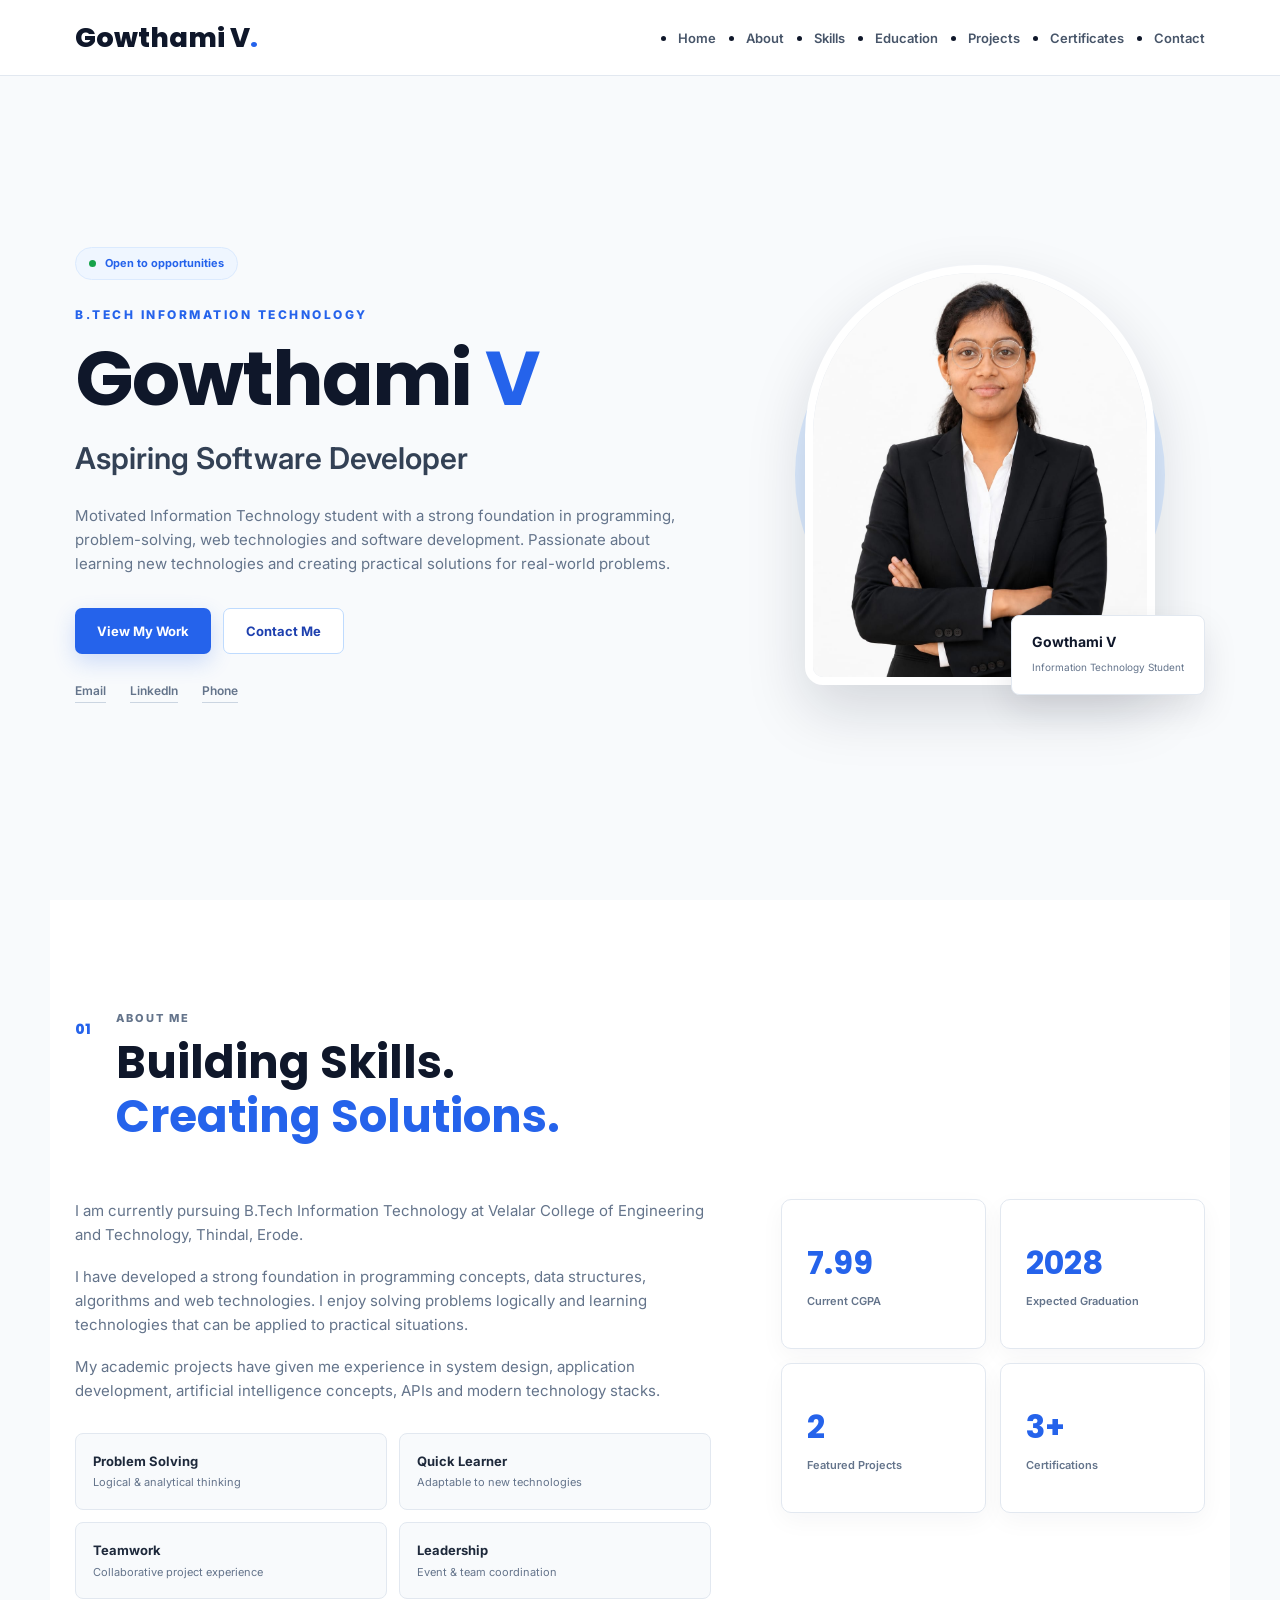
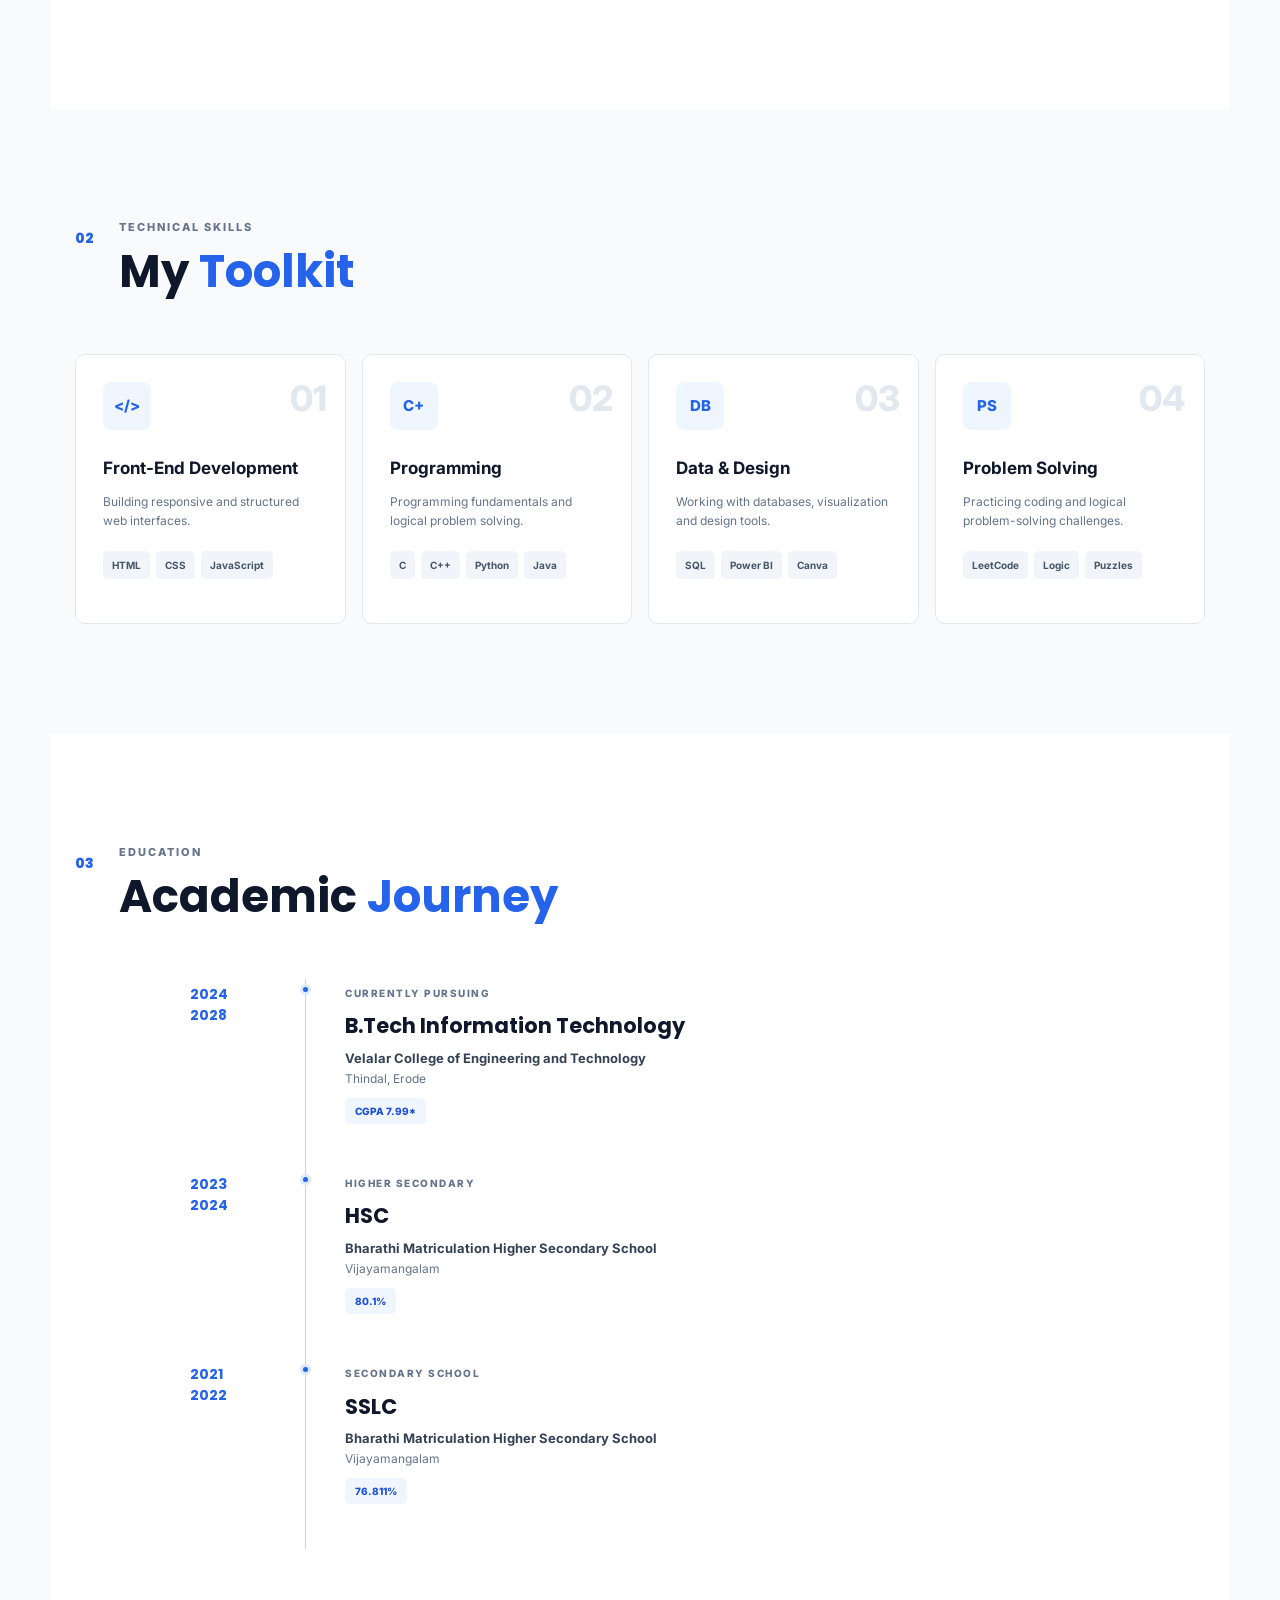
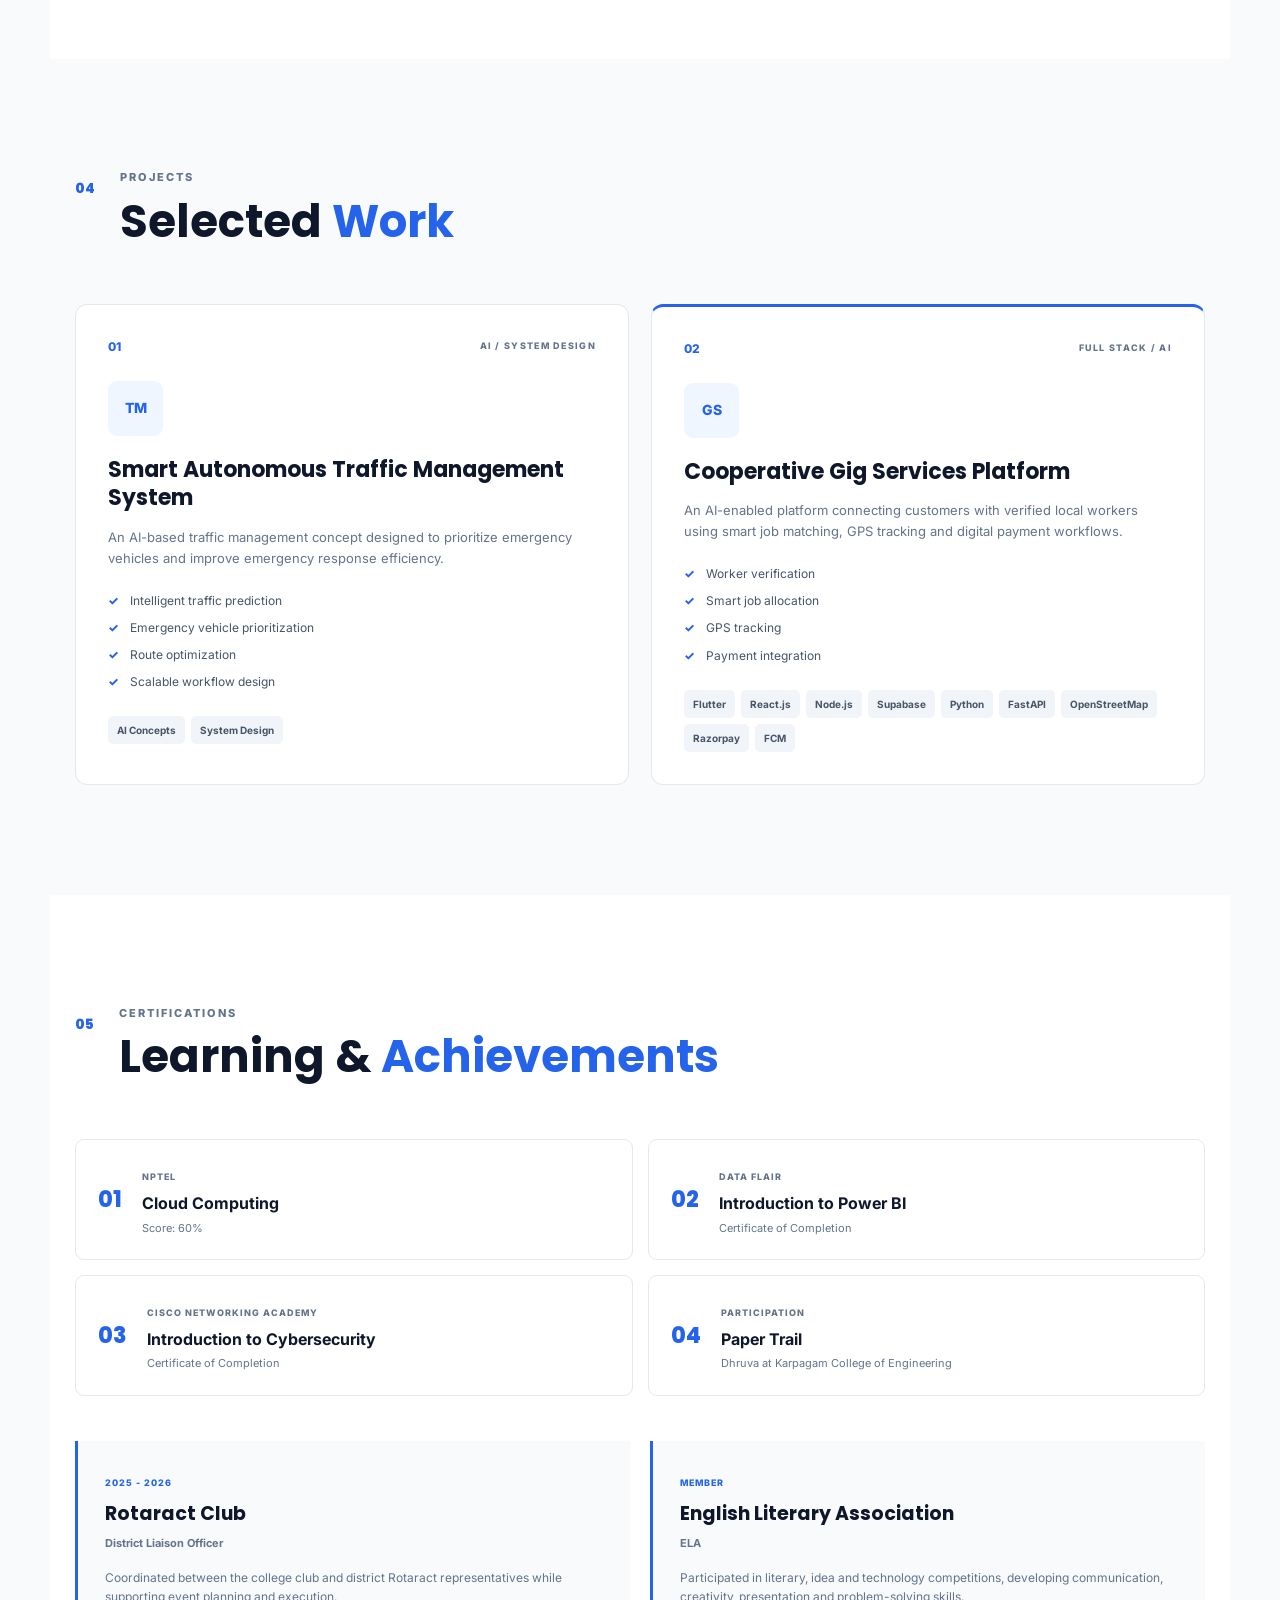
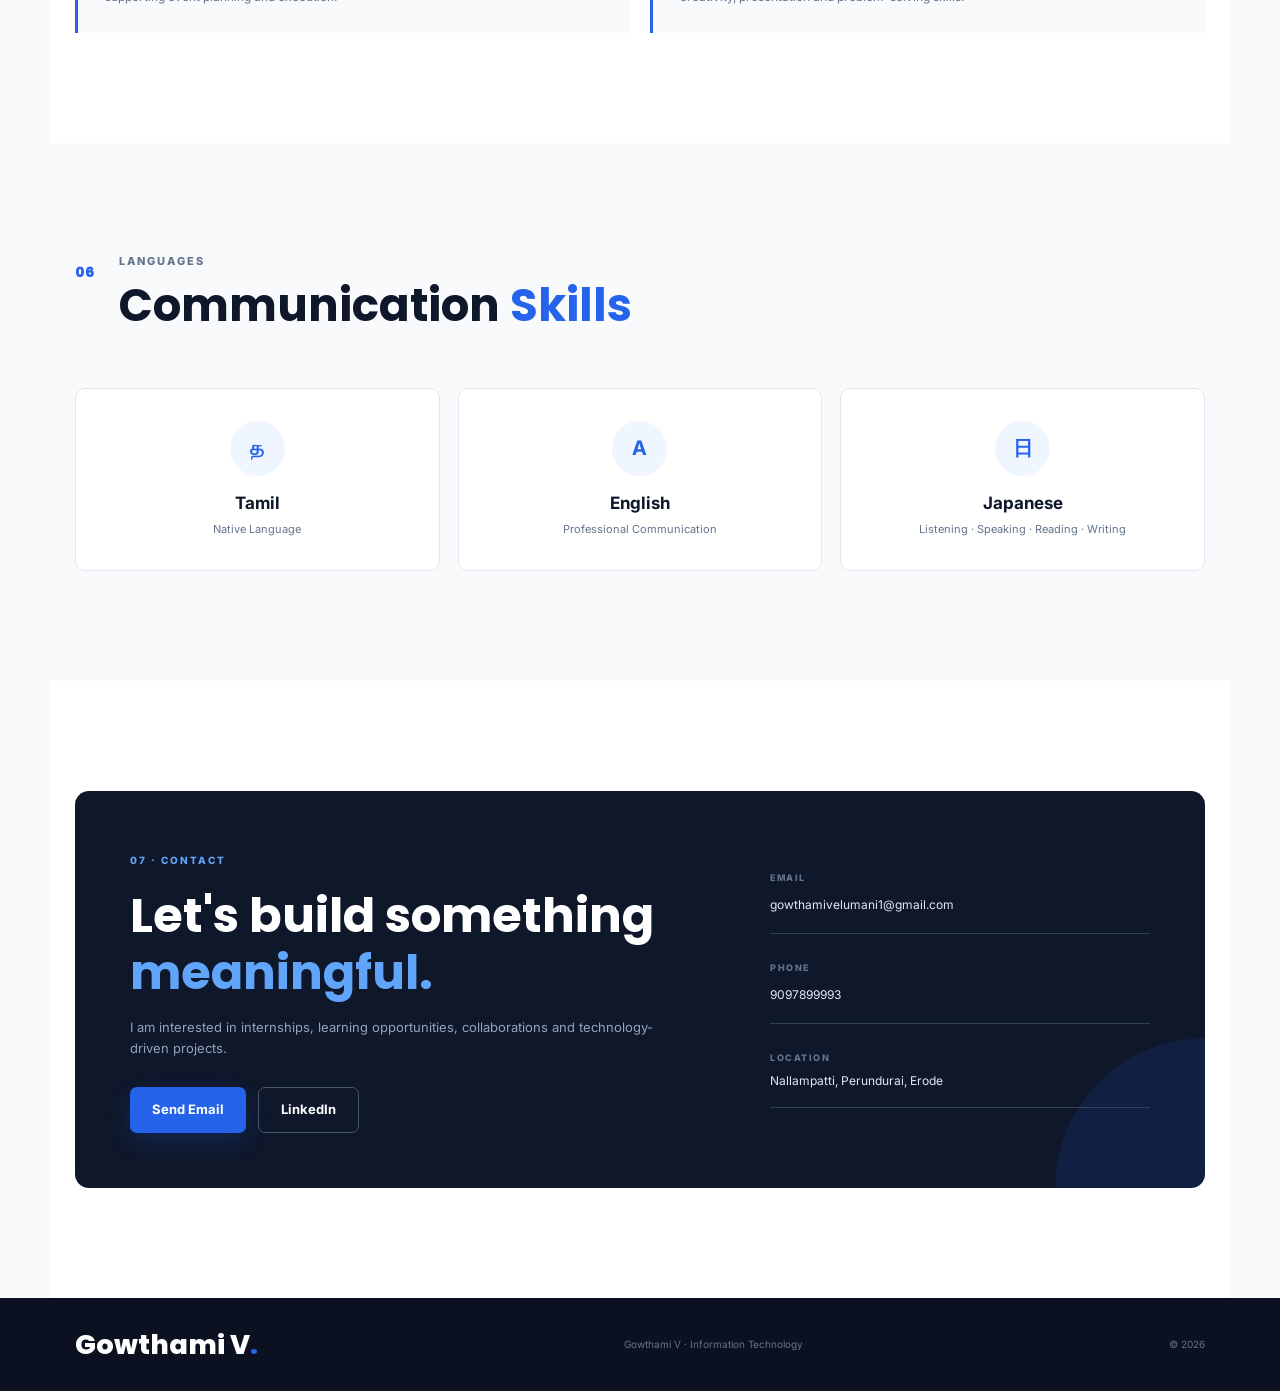
<file: index.html>
<!DOCTYPE html>
<html lang="en">
<head>
    <meta charset="UTF-8">
    <meta name="viewport" content="width=device-width, initial-scale=1.0">

    <meta name="description" content="Gowthami V - B.Tech Information Technology Student Portfolio">
    <meta name="author" content="Gowthami V">

    <title>Gowthami V | Information Technology Student</title>

    <link rel="stylesheet" href="style.css">

    <link rel="preconnect" href="https://fonts.googleapis.com">
    <link rel="preconnect" href="https://fonts.gstatic.com" crossorigin>

    <link href="https://fonts.googleapis.com/css2?family=Inter:wght@400;500;600;700&family=Poppins:wght@500;600;700;800&display=swap" rel="stylesheet">
</head>

<body>

    <header class="header">
        <nav class="navbar">

            <a href="#home" class="logo">
                Gowthami V<span>.</span>
            </a>

            <button class="menu-btn" id="menuBtn" aria-label="Open navigation">
                ☰
            </button>

            <ul class="nav-links" id="navLinks">
                <li><a href="#home">Home</a></li>
                <li><a href="#about">About</a></li>
                <li><a href="#skills">Skills</a></li>
                <li><a href="#education">Education</a></li>
                <li><a href="#projects">Projects</a></li>
                <li><a href="#certificates">Certificates</a></li>
                <li><a href="#contact">Contact</a></li>
            </ul>

        </nav>
    </header>


    <main>

        <section class="hero" id="home">

            <div class="hero-content reveal">

                <div class="availability">
                    <span></span>
                    Open to opportunities
                </div>

                <p class="eyebrow">B.TECH INFORMATION TECHNOLOGY</p>

                <h1>
                    Gowthami <strong>V</strong>
                </h1>

                <h2>
                    Aspiring Software Developer
                </h2>

                <p class="hero-text">
                    Motivated Information Technology student with a strong foundation
                    in programming, problem-solving, web technologies and software
                    development. Passionate about learning new technologies and
                    creating practical solutions for real-world problems.
                </p>

                <div class="hero-buttons">

                    <a href="#projects" class="btn primary-btn">
                        View My Work
                    </a>

                    <a href="#contact" class="btn outline-btn">
                        Contact Me
                    </a>

                </div>

                <div class="quick-links">

                    <a href="mailto:gowthamivelumani1@gmail.com">
                        Email
                    </a>

                    <a href="https://www.linkedin.com/in/gowthami-v-" target="_blank" rel="noopener noreferrer">
                        LinkedIn
                    </a>

                    <a href="tel:9097899993">
                        Phone
                    </a>

                </div>

            </div>


            <div class="hero-photo reveal">

                <div class="photo-background"></div>

                <div class="photo-frame">

                    <img
                        src="profile.jpeg"
                        alt="Gowthami V"
                        id="profileImage"
                    >

                    <div class="image-fallback" id="imageFallback">
                        GV
                    </div>

                </div>

                <div class="photo-label">
                    <strong>Gowthami V</strong>
                    <span>Information Technology Student</span>
                </div>

            </div>

        </section>


        <section class="about section" id="about">

            <div class="section-header reveal">
                <span>01</span>
                <div>
                    <p>ABOUT ME</p>
                    <h2>Building Skills.<br><strong>Creating Solutions.</strong></h2>
                </div>
            </div>


            <div class="about-layout">

                <div class="about-text reveal">

                    <p>
                        I am currently pursuing B.Tech Information Technology at
                        Velalar College of Engineering and Technology, Thindal, Erode.
                    </p>

                    <p>
                        I have developed a strong foundation in programming concepts,
                        data structures, algorithms and web technologies. I enjoy
                        solving problems logically and learning technologies that can
                        be applied to practical situations.
                    </p>

                    <p>
                        My academic projects have given me experience in system design,
                        application development, artificial intelligence concepts,
                        APIs and modern technology stacks.
                    </p>

                    <div class="strengths">

                        <div>
                            <strong>Problem Solving</strong>
                            <span>Logical & analytical thinking</span>
                        </div>

                        <div>
                            <strong>Quick Learner</strong>
                            <span>Adaptable to new technologies</span>
                        </div>

                        <div>
                            <strong>Teamwork</strong>
                            <span>Collaborative project experience</span>
                        </div>

                        <div>
                            <strong>Leadership</strong>
                            <span>Event & team coordination</span>
                        </div>

                    </div>

                </div>


                <div class="about-stats reveal">

                    <div class="stat-card">
                        <strong>7.99</strong>
                        <span>Current CGPA</span>
                    </div>

                    <div class="stat-card">
                        <strong>2028</strong>
                        <span>Expected Graduation</span>
                    </div>

                    <div class="stat-card">
                        <strong>2</strong>
                        <span>Featured Projects</span>
                    </div>

                    <div class="stat-card">
                        <strong>3+</strong>
                        <span>Certifications</span>
                    </div>

                </div>

            </div>

        </section>


        <section class="skills section" id="skills">

            <div class="section-header reveal">
                <span>02</span>
                <div>
                    <p>TECHNICAL SKILLS</p>
                    <h2>My <strong>Toolkit</strong></h2>
                </div>
            </div>


            <div class="skills-grid">

                <div class="skill-card reveal">

                    <div class="skill-number">01</div>

                    <div class="skill-icon">
                        &lt;/&gt;
                    </div>

                    <h3>Front-End Development</h3>

                    <p>
                        Building responsive and structured web interfaces.
                    </p>

                    <div class="skill-tags">
                        <span>HTML</span>
                        <span>CSS</span>
                        <span>JavaScript</span>
                    </div>

                </div>


                <div class="skill-card reveal">

                    <div class="skill-number">02</div>

                    <div class="skill-icon">
                        C+
                    </div>

                    <h3>Programming</h3>

                    <p>
                        Programming fundamentals and logical problem solving.
                    </p>

                    <div class="skill-tags">
                        <span>C</span>
                        <span>C++</span>
                        <span>Python</span>
                        <span>Java</span>
                    </div>

                </div>


                <div class="skill-card reveal">

                    <div class="skill-number">03</div>

                    <div class="skill-icon">
                        DB
                    </div>

                    <h3>Data & Design</h3>

                    <p>
                        Working with databases, visualization and design tools.
                    </p>

                    <div class="skill-tags">
                        <span>SQL</span>
                        <span>Power BI</span>
                        <span>Canva</span>
                    </div>

                </div>


                <div class="skill-card reveal">

                    <div class="skill-number">04</div>

                    <div class="skill-icon">
                        PS
                    </div>

                    <h3>Problem Solving</h3>

                    <p>
                        Practicing coding and logical problem-solving challenges.
                    </p>

                    <div class="skill-tags">
                        <span>LeetCode</span>
                        <span>Logic</span>
                        <span>Puzzles</span>
                    </div>

                </div>

            </div>

        </section>


        <section class="education section" id="education">

            <div class="section-header reveal">
                <span>03</span>
                <div>
                    <p>EDUCATION</p>
                    <h2>Academic <strong>Journey</strong></h2>
                </div>
            </div>


            <div class="education-list">

                <div class="education-item reveal">

                    <div class="education-year">
                        2024<br>2028
                    </div>

                    <div class="education-line">
                        <span></span>
                    </div>

                    <div class="education-content">

                        <span class="education-type">
                            CURRENTLY PURSUING
                        </span>

                        <h3>
                            B.Tech Information Technology
                        </h3>

                        <h4>
                            Velalar College of Engineering and Technology
                        </h4>

                        <p>
                            Thindal, Erode
                        </p>

                        <div class="education-score">
                            CGPA 7.99*
                        </div>

                    </div>

                </div>


                <div class="education-item reveal">

                    <div class="education-year">
                        2023<br>2024
                    </div>

                    <div class="education-line">
                        <span></span>
                    </div>

                    <div class="education-content">

                        <span class="education-type">
                            HIGHER SECONDARY
                        </span>

                        <h3>
                            HSC
                        </h3>

                        <h4>
                            Bharathi Matriculation Higher Secondary School
                        </h4>

                        <p>
                            Vijayamangalam
                        </p>

                        <div class="education-score">
                            80.1%
                        </div>

                    </div>

                </div>


                <div class="education-item reveal">

                    <div class="education-year">
                        2021<br>2022
                    </div>

                    <div class="education-line">
                        <span></span>
                    </div>

                    <div class="education-content">

                        <span class="education-type">
                            SECONDARY SCHOOL
                        </span>

                        <h3>
                            SSLC
                        </h3>

                        <h4>
                            Bharathi Matriculation Higher Secondary School
                        </h4>

                        <p>
                            Vijayamangalam
                        </p>

                        <div class="education-score">
                            76.811%
                        </div>

                    </div>

                </div>

            </div>

        </section>


        <section class="projects section" id="projects">

            <div class="section-header reveal">
                <span>04</span>
                <div>
                    <p>PROJECTS</p>
                    <h2>Selected <strong>Work</strong></h2>
                </div>
            </div>


            <div class="projects-grid">


                <article class="project-card reveal">

                    <div class="project-top">
                        <span class="project-number">01</span>
                        <span class="project-category">AI / SYSTEM DESIGN</span>
                    </div>

                    <div class="project-symbol">
                        TM
                    </div>

                    <h3>
                        Smart Autonomous Traffic Management System
                    </h3>

                    <p>
                        An AI-based traffic management concept designed to prioritize
                        emergency vehicles and improve emergency response efficiency.
                    </p>

                    <div class="project-points">

                        <div>
                            <span>✓</span>
                            Intelligent traffic prediction
                        </div>

                        <div>
                            <span>✓</span>
                            Emergency vehicle prioritization
                        </div>

                        <div>
                            <span>✓</span>
                            Route optimization
                        </div>

                        <div>
                            <span>✓</span>
                            Scalable workflow design
                        </div>

                    </div>

                    <div class="project-tech">
                        <span>AI Concepts</span>
                        <span>System Design</span>
                    </div>

                </article>


                <article class="project-card featured reveal">

                    <div class="project-top">
                        <span class="project-number">02</span>
                        <span class="project-category">FULL STACK / AI</span>
                    </div>

                    <div class="project-symbol">
                        GS
                    </div>

                    <h3>
                        Cooperative Gig Services Platform
                    </h3>

                    <p>
                        An AI-enabled platform connecting customers with verified
                        local workers using smart job matching, GPS tracking and
                        digital payment workflows.
                    </p>

                    <div class="project-points">

                        <div>
                            <span>✓</span>
                            Worker verification
                        </div>

                        <div>
                            <span>✓</span>
                            Smart job allocation
                        </div>

                        <div>
                            <span>✓</span>
                            GPS tracking
                        </div>

                        <div>
                            <span>✓</span>
                            Payment integration
                        </div>

                    </div>

                    <div class="project-tech">
                        <span>Flutter</span>
                        <span>React.js</span>
                        <span>Node.js</span>
                        <span>Supabase</span>
                        <span>Python</span>
                        <span>FastAPI</span>
                        <span>OpenStreetMap</span>
                        <span>Razorpay</span>
                        <span>FCM</span>
                    </div>

                </article>

            </div>

        </section>


        <section class="certificates section" id="certificates">

            <div class="section-header reveal">
                <span>05</span>
                <div>
                    <p>CERTIFICATIONS</p>
                    <h2>Learning & <strong>Achievements</strong></h2>
                </div>
            </div>


            <div class="certificate-grid">

                <div class="certificate-card reveal">
                    <div class="certificate-number">01</div>
                    <div>
                        <span>NPTEL</span>
                        <h3>Cloud Computing</h3>
                        <p>Score: 60%</p>
                    </div>
                </div>


                <div class="certificate-card reveal">
                    <div class="certificate-number">02</div>
                    <div>
                        <span>DATA FLAIR</span>
                        <h3>Introduction to Power BI</h3>
                        <p>Certificate of Completion</p>
                    </div>
                </div>


                <div class="certificate-card reveal">
                    <div class="certificate-number">03</div>
                    <div>
                        <span>CISCO NETWORKING ACADEMY</span>
                        <h3>Introduction to Cybersecurity</h3>
                        <p>Certificate of Completion</p>
                    </div>
                </div>


                <div class="certificate-card reveal">
                    <div class="certificate-number">04</div>
                    <div>
                        <span>PARTICIPATION</span>
                        <h3>Paper Trail</h3>
                        <p>Dhruva at Karpagam College of Engineering</p>
                    </div>
                </div>

            </div>


            <div class="activities">

                <div class="activity-card reveal">

                    <div class="activity-title">
                        <span>2025 - 2026</span>
                        <h3>Rotaract Club</h3>
                        <strong>District Liaison Officer</strong>
                    </div>

                    <p>
                        Coordinated between the college club and district Rotaract
                        representatives while supporting event planning and execution.
                    </p>

                </div>


                <div class="activity-card reveal">

                    <div class="activity-title">
                        <span>MEMBER</span>
                        <h3>English Literary Association</h3>
                        <strong>ELA</strong>
                    </div>

                    <p>
                        Participated in literary, idea and technology competitions,
                        developing communication, creativity, presentation and
                        problem-solving skills.
                    </p>

                </div>

            </div>

        </section>


        <section class="languages section">

            <div class="section-header reveal">
                <span>06</span>
                <div>
                    <p>LANGUAGES</p>
                    <h2>Communication <strong>Skills</strong></h2>
                </div>
            </div>


            <div class="languages-grid">

                <div class="language-card reveal">
                    <strong>த</strong>
                    <h3>Tamil</h3>
                    <p>Native Language</p>
                </div>

                <div class="language-card reveal">
                    <strong>A</strong>
                    <h3>English</h3>
                    <p>Professional Communication</p>
                </div>

                <div class="language-card reveal">
                    <strong>日</strong>
                    <h3>Japanese</h3>
                    <p>Listening · Speaking · Reading · Writing</p>
                </div>

            </div>

        </section>


        <section class="contact section" id="contact">

            <div class="contact-box reveal">

                <div class="contact-main">

                    <span class="contact-label">
                        07 · CONTACT
                    </span>

                    <h2>
                        Let's build something
                        <strong>meaningful.</strong>
                    </h2>

                    <p>
                        I am interested in internships, learning opportunities,
                        collaborations and technology-driven projects.
                    </p>

                    <div class="contact-buttons">

                        <a href="mailto:gowthamivelumani1@gmail.com" class="btn primary-btn">
                            Send Email
                        </a>

                        <a href="https://www.linkedin.com/in/gowthami-v-" target="_blank" rel="noopener noreferrer" class="btn outline-btn">
                            LinkedIn
                        </a>

                    </div>

                </div>


                <div class="contact-details">

                    <div class="contact-detail">

                        <span class="detail-label">
                            EMAIL
                        </span>

                        <a href="mailto:gowthamivelumani1@gmail.com">
                            gowthamivelumani1@gmail.com
                        </a>

                    </div>


                    <div class="contact-detail">

                        <span class="detail-label">
                            PHONE
                        </span>

                        <a href="tel:9097899993">
                            9097899993
                        </a>

                    </div>


                    <div class="contact-detail">

                        <span class="detail-label">
                            LOCATION
                        </span>

                        <p>
                            Nallampatti, Perundurai, Erode
                        </p>

                    </div>

                </div>

            </div>

        </section>

    </main>


    <footer>

        <div class="footer-inner">

            <a href="#home" class="logo">
                Gowthami V<span>.</span>
            </a>

            <p>
                Gowthami V · Information Technology
            </p>

            <p>
                © <span id="year"></span>
            </p>

        </div>

    </footer>


    <button class="top-button" id="topButton">
        ↑
    </button>


    <script>

        const menuBtn = document.getElementById("menuBtn");
        const navLinks = document.getElementById("navLinks");

        menuBtn.addEventListener("click", function() {
            navLinks.classList.toggle("active");
        });


        document.querySelectorAll(".nav-links a").forEach(function(link) {

            link.addEventListener("click", function() {
                navLinks.classList.remove("active");
            });

        });


        const profileImage = document.getElementById("profileImage");
        const imageFallback = document.getElementById("imageFallback");

        profileImage.addEventListener("load", function() {
            profileImage.style.display = "block";
            imageFallback.style.display = "none";
        });

        profileImage.addEventListener("error", function() {
            profileImage.style.display = "none";
            imageFallback.style.display = "flex";
        });


        const revealElements = document.querySelectorAll(".reveal");

        function revealOnScroll() {

            revealElements.forEach(function(element) {

                const elementPosition = element.getBoundingClientRect().top;
                const screenPosition = window.innerHeight - 80;

                if (elementPosition < screenPosition) {
                    element.classList.add("active");
                }

            });

        }

        window.addEventListener("scroll", revealOnScroll);
        window.addEventListener("load", revealOnScroll);


        const topButton = document.getElementById("topButton");

        window.addEventListener("scroll", function() {

            if (window.scrollY > 500) {
                topButton.classList.add("show");
            } else {
                topButton.classList.remove("show");
            }

        });


        topButton.addEventListener("click", function() {

            window.scrollTo({
                top: 0,
                behavior: "smooth"
            });

        });


        document.getElementById("year").textContent = new Date().getFullYear();

    </script>

</body>
</html>
</file>
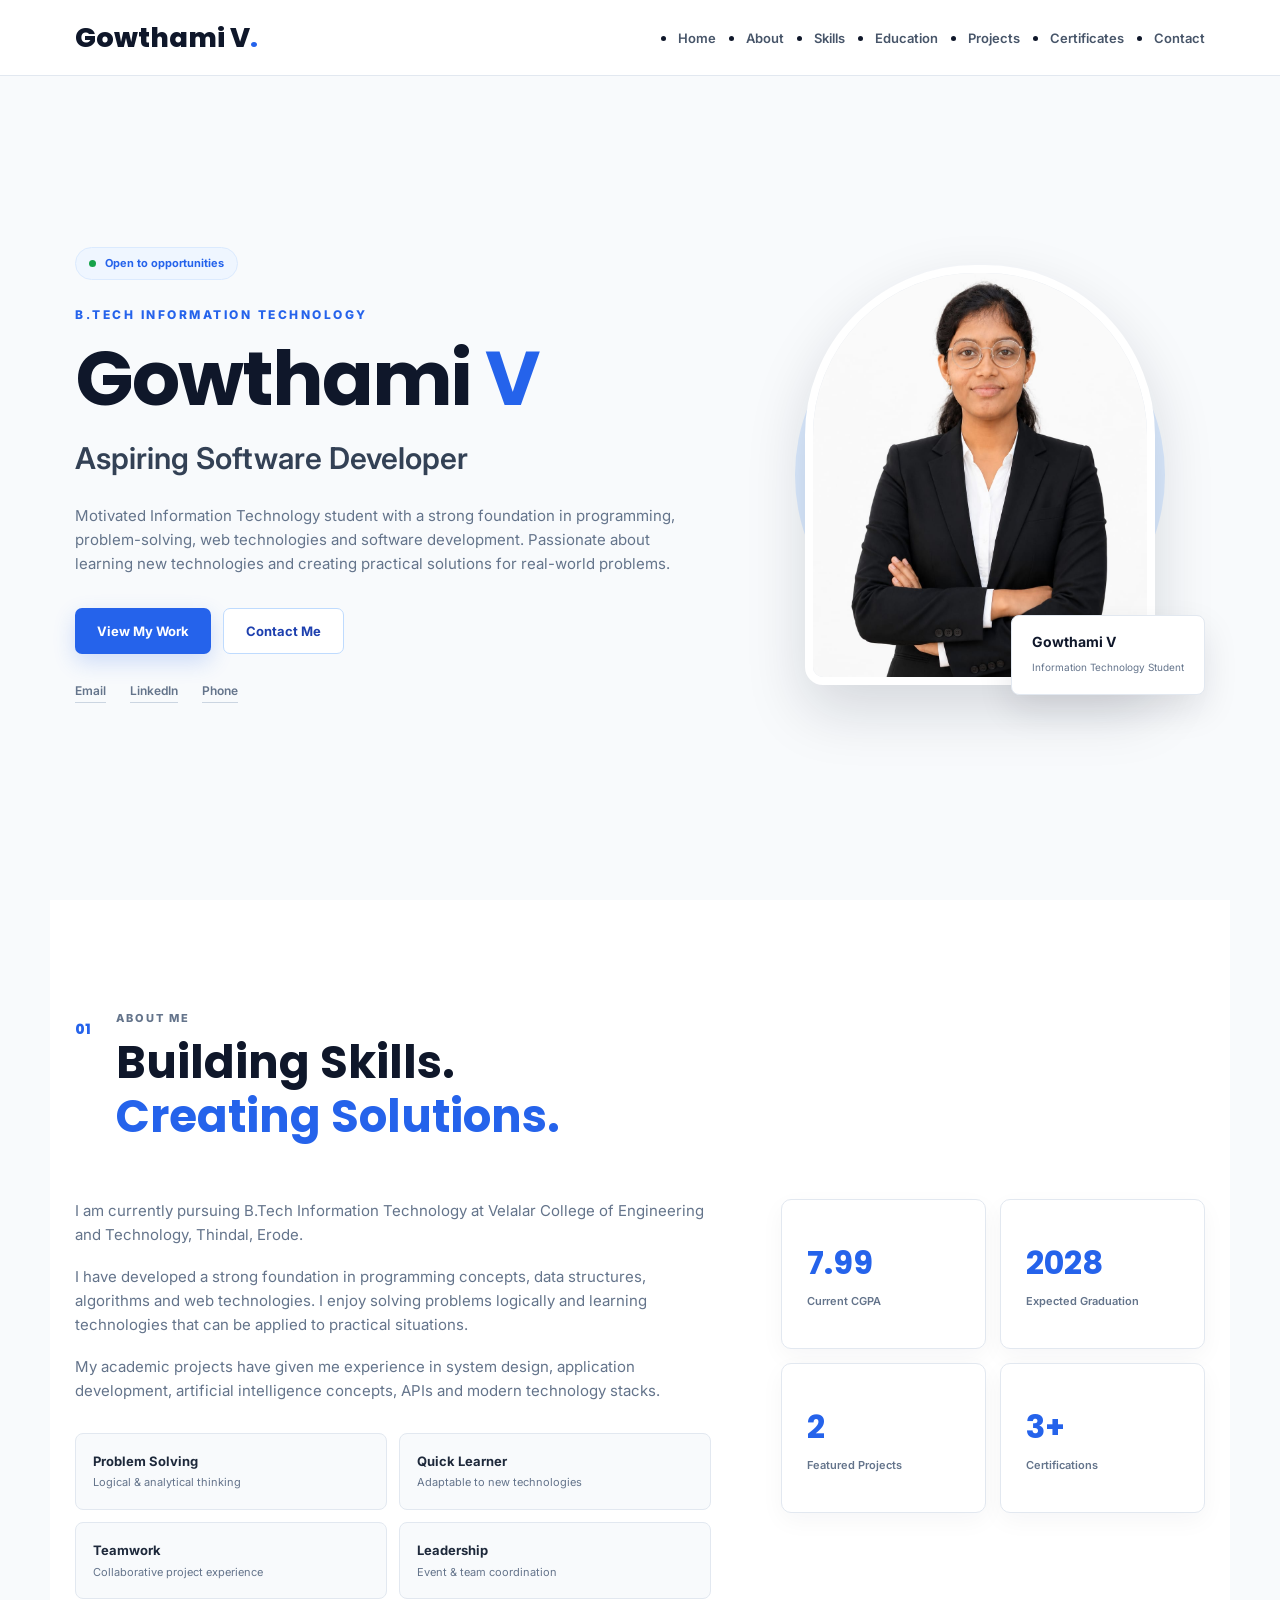
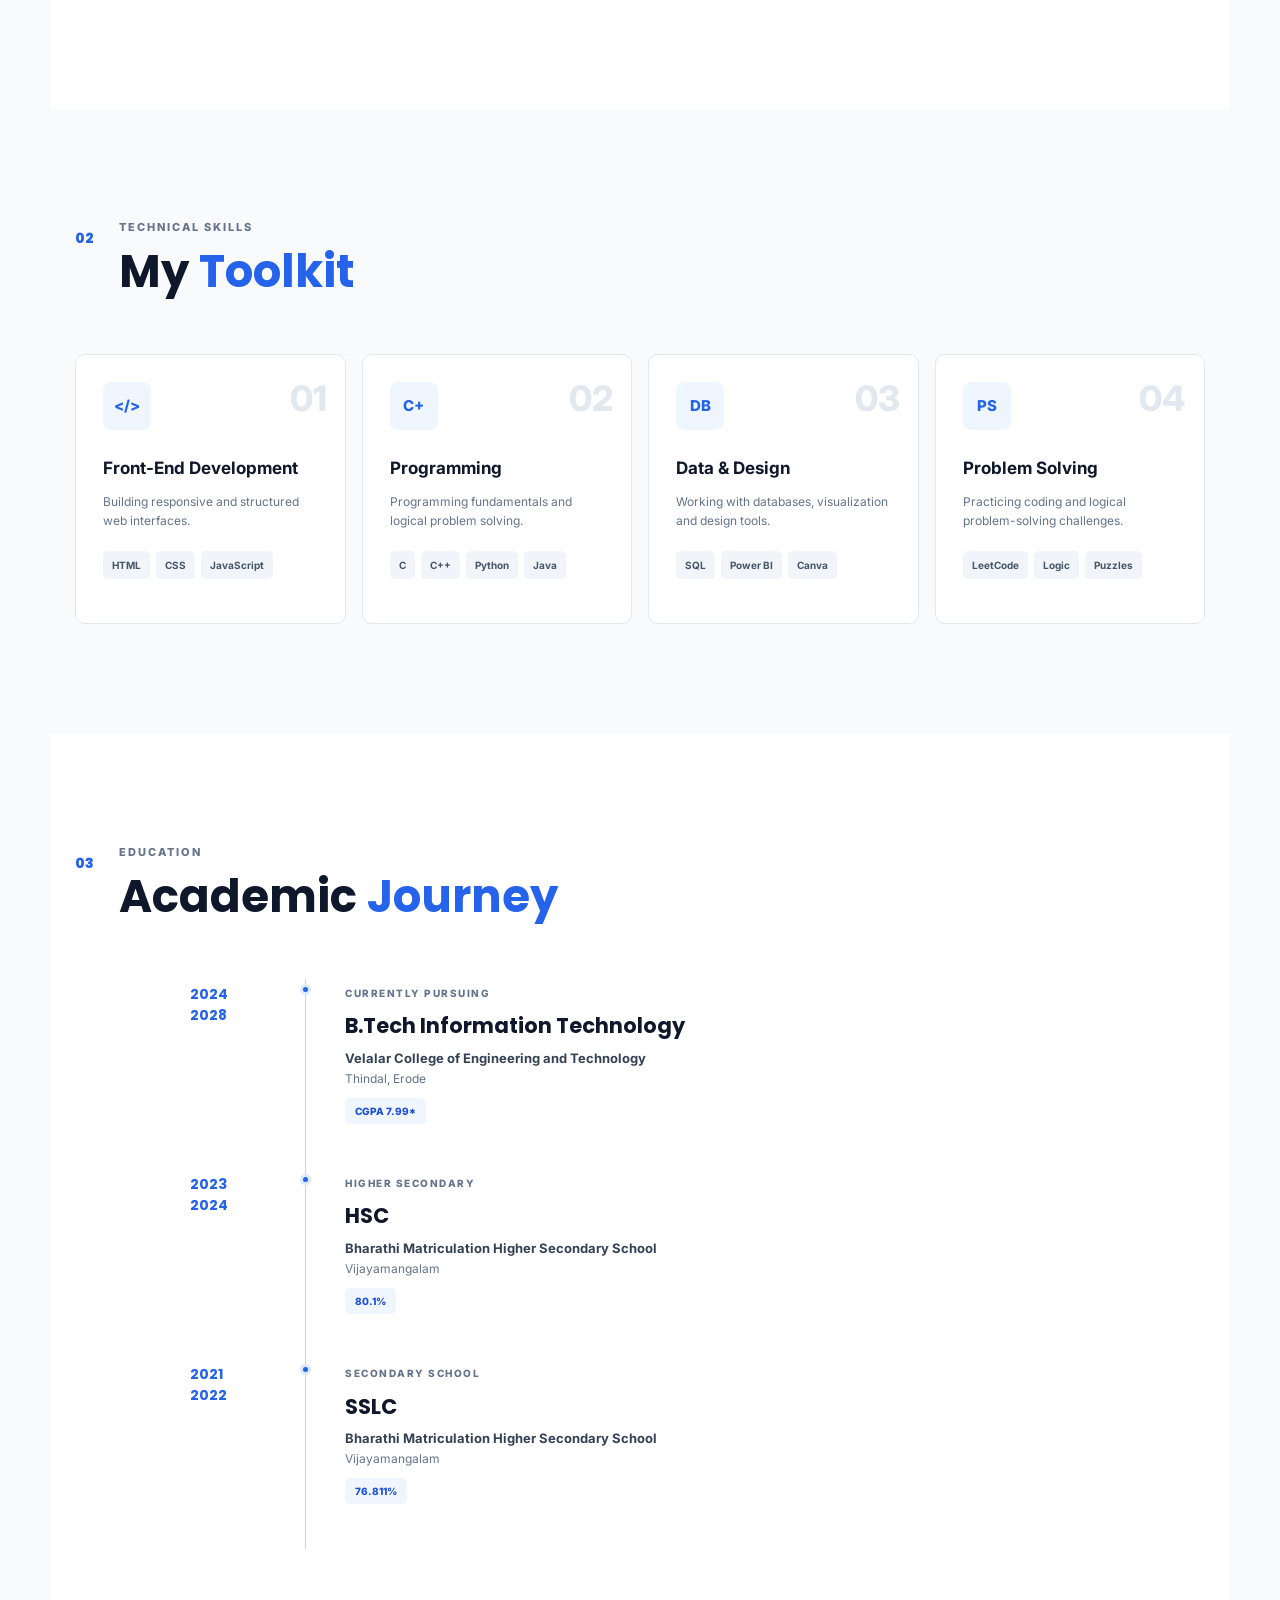
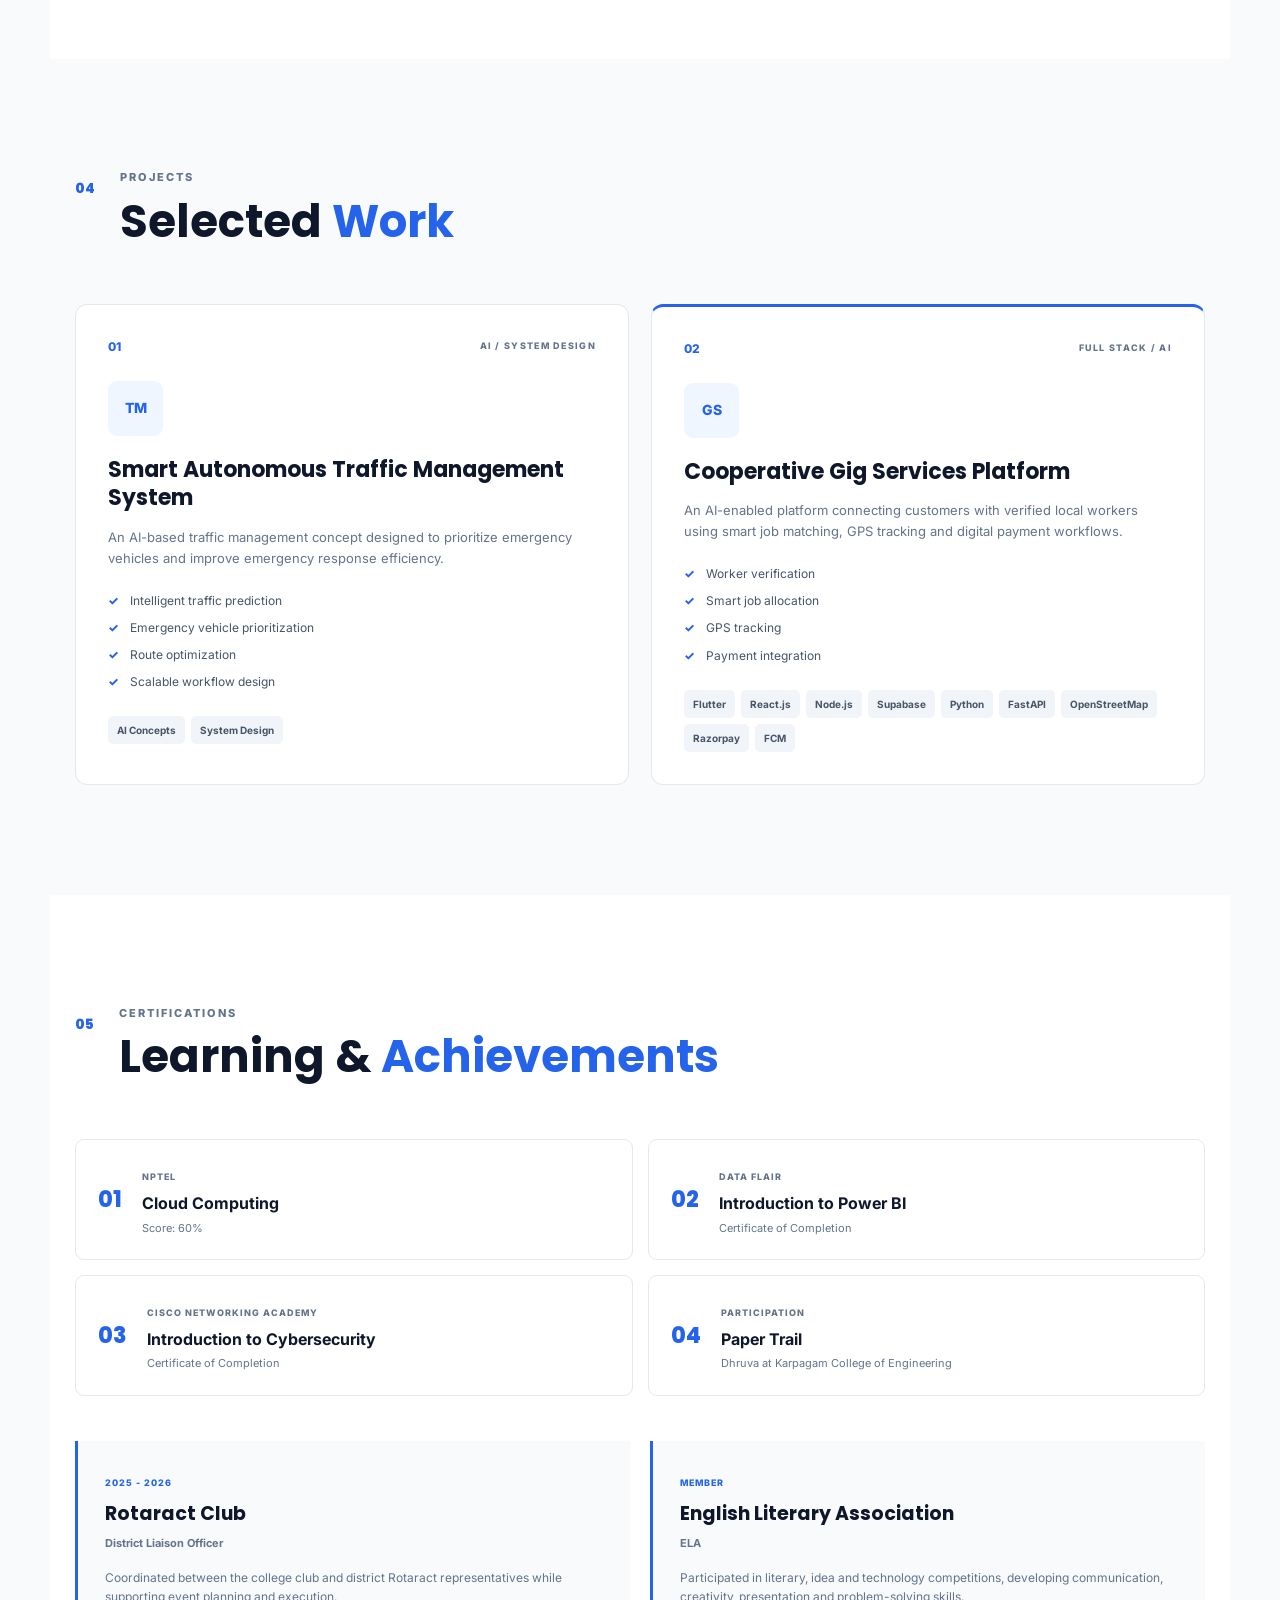
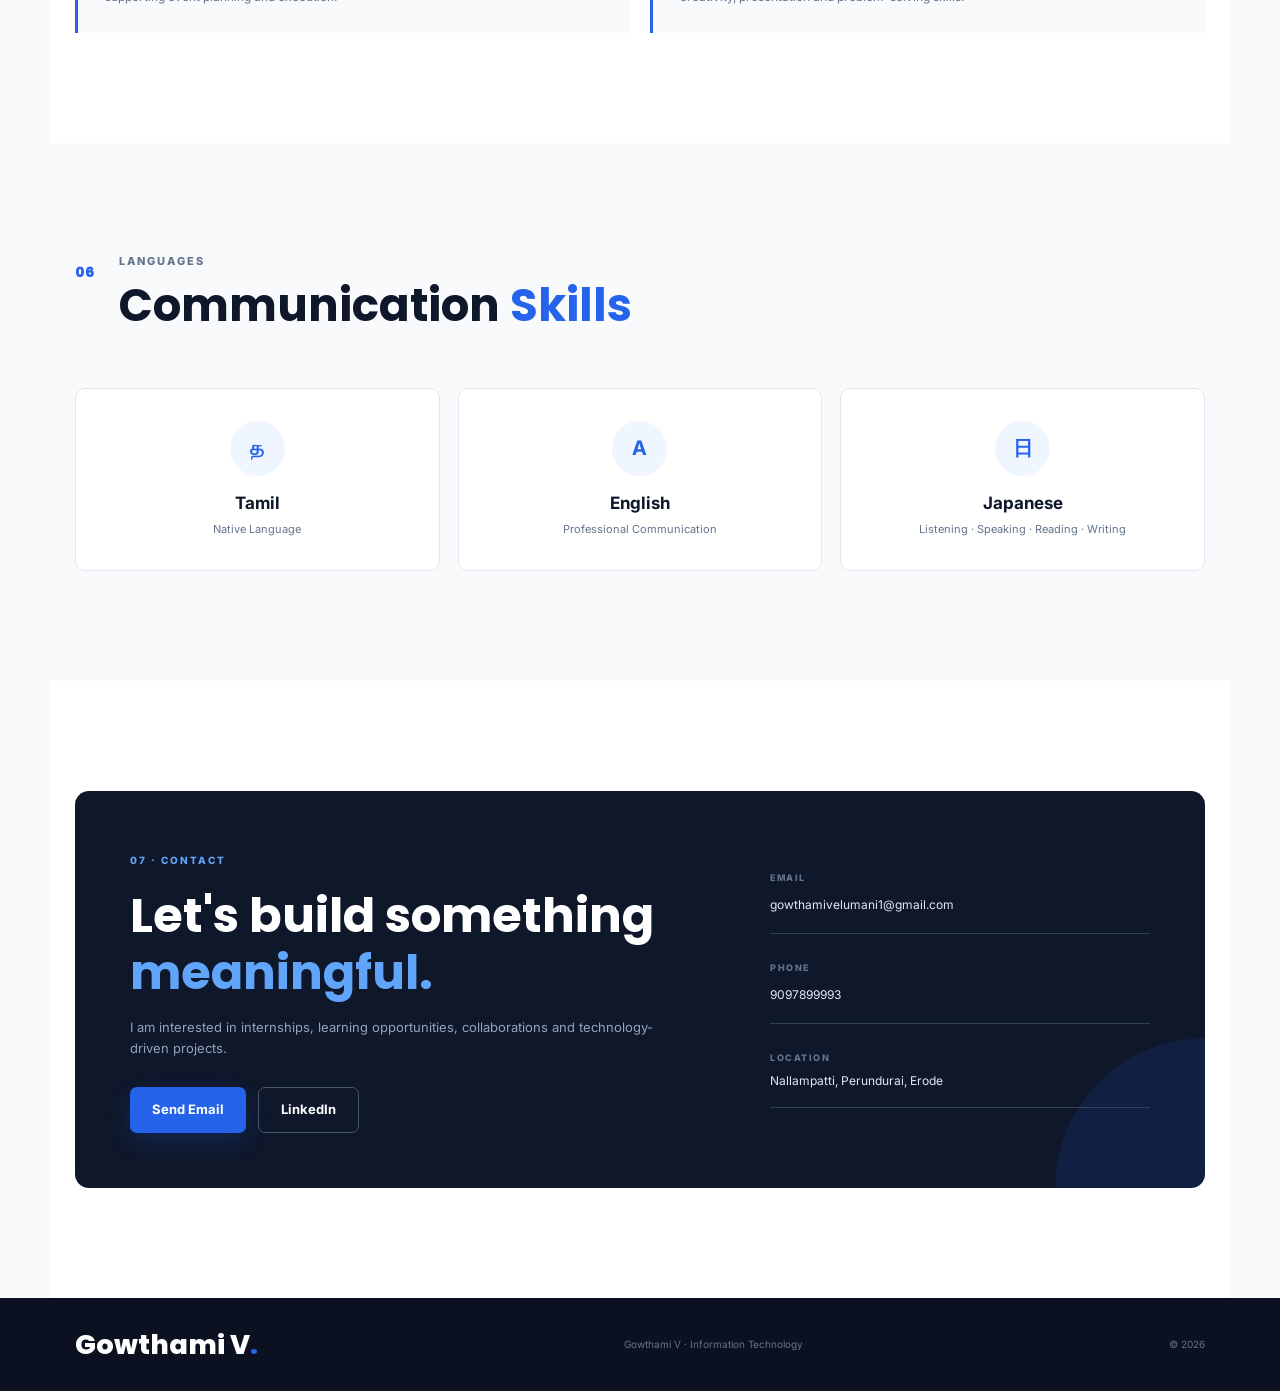
<file: port.html>
<!DOCTYPE html>
<html lang="en">
<head>
    <meta charset="UTF-8">
    <meta name="viewport" content="width=device-width, initial-scale=1.0">

    <meta name="description" content="Gowthami V - B.Tech Information Technology Student Portfolio">
    <meta name="author" content="Gowthami V">

    <title>Gowthami V | Information Technology Student</title>

    <link rel="stylesheet" href="style.css">

    <link rel="preconnect" href="https://fonts.googleapis.com">
    <link rel="preconnect" href="https://fonts.gstatic.com" crossorigin>

    <link href="https://fonts.googleapis.com/css2?family=Inter:wght@400;500;600;700&family=Poppins:wght@500;600;700;800&display=swap" rel="stylesheet">
</head>

<body>

    <header class="header">
        <nav class="navbar">

            <a href="#home" class="logo">
                Gowthami V<span>.</span>
            </a>

            <button class="menu-btn" id="menuBtn" aria-label="Open navigation">
                ☰
            </button>

            <ul class="nav-links" id="navLinks">
                <li><a href="#home">Home</a></li>
                <li><a href="#about">About</a></li>
                <li><a href="#skills">Skills</a></li>
                <li><a href="#education">Education</a></li>
                <li><a href="#projects">Projects</a></li>
                <li><a href="#certificates">Certificates</a></li>
                <li><a href="#contact">Contact</a></li>
            </ul>

        </nav>
    </header>


    <main>

        <section class="hero" id="home">

            <div class="hero-content reveal">

                <div class="availability">
                    <span></span>
                    Open to opportunities
                </div>

                <p class="eyebrow">B.TECH INFORMATION TECHNOLOGY</p>

                <h1>
                    Gowthami <strong>V</strong>
                </h1>

                <h2>
                    Aspiring Software Developer
                </h2>

                <p class="hero-text">
                    Motivated Information Technology student with a strong foundation
                    in programming, problem-solving, web technologies and software
                    development. Passionate about learning new technologies and
                    creating practical solutions for real-world problems.
                </p>

                <div class="hero-buttons">

                    <a href="#projects" class="btn primary-btn">
                        View My Work
                    </a>

                    <a href="#contact" class="btn outline-btn">
                        Contact Me
                    </a>

                </div>

                <div class="quick-links">

                    <a href="mailto:gowthamivelumani1@gmail.com">
                        Email
                    </a>

                    <a href="https://www.linkedin.com/in/gowthami-v-" target="_blank" rel="noopener noreferrer">
                        LinkedIn
                    </a>

                    <a href="tel:9097899993">
                        Phone
                    </a>

                </div>

            </div>


            <div class="hero-photo reveal">

                <div class="photo-background"></div>

                <div class="photo-frame">

                    <img
                        src="profile.jpeg"
                        alt="Gowthami V"
                        id="profileImage"
                    >

                    <div class="image-fallback" id="imageFallback">
                        GV
                    </div>

                </div>

                <div class="photo-label">
                    <strong>Gowthami V</strong>
                    <span>Information Technology Student</span>
                </div>

            </div>

        </section>


        <section class="about section" id="about">

            <div class="section-header reveal">
                <span>01</span>
                <div>
                    <p>ABOUT ME</p>
                    <h2>Building Skills.<br><strong>Creating Solutions.</strong></h2>
                </div>
            </div>


            <div class="about-layout">

                <div class="about-text reveal">

                    <p>
                        I am currently pursuing B.Tech Information Technology at
                        Velalar College of Engineering and Technology, Thindal, Erode.
                    </p>

                    <p>
                        I have developed a strong foundation in programming concepts,
                        data structures, algorithms and web technologies. I enjoy
                        solving problems logically and learning technologies that can
                        be applied to practical situations.
                    </p>

                    <p>
                        My academic projects have given me experience in system design,
                        application development, artificial intelligence concepts,
                        APIs and modern technology stacks.
                    </p>

                    <div class="strengths">

                        <div>
                            <strong>Problem Solving</strong>
                            <span>Logical & analytical thinking</span>
                        </div>

                        <div>
                            <strong>Quick Learner</strong>
                            <span>Adaptable to new technologies</span>
                        </div>

                        <div>
                            <strong>Teamwork</strong>
                            <span>Collaborative project experience</span>
                        </div>

                        <div>
                            <strong>Leadership</strong>
                            <span>Event & team coordination</span>
                        </div>

                    </div>

                </div>


                <div class="about-stats reveal">

                    <div class="stat-card">
                        <strong>7.99</strong>
                        <span>Current CGPA</span>
                    </div>

                    <div class="stat-card">
                        <strong>2028</strong>
                        <span>Expected Graduation</span>
                    </div>

                    <div class="stat-card">
                        <strong>2</strong>
                        <span>Featured Projects</span>
                    </div>

                    <div class="stat-card">
                        <strong>3+</strong>
                        <span>Certifications</span>
                    </div>

                </div>

            </div>

        </section>


        <section class="skills section" id="skills">

            <div class="section-header reveal">
                <span>02</span>
                <div>
                    <p>TECHNICAL SKILLS</p>
                    <h2>My <strong>Toolkit</strong></h2>
                </div>
            </div>


            <div class="skills-grid">

                <div class="skill-card reveal">

                    <div class="skill-number">01</div>

                    <div class="skill-icon">
                        &lt;/&gt;
                    </div>

                    <h3>Front-End Development</h3>

                    <p>
                        Building responsive and structured web interfaces.
                    </p>

                    <div class="skill-tags">
                        <span>HTML</span>
                        <span>CSS</span>
                        <span>JavaScript</span>
                    </div>

                </div>


                <div class="skill-card reveal">

                    <div class="skill-number">02</div>

                    <div class="skill-icon">
                        C+
                    </div>

                    <h3>Programming</h3>

                    <p>
                        Programming fundamentals and logical problem solving.
                    </p>

                    <div class="skill-tags">
                        <span>C</span>
                        <span>C++</span>
                        <span>Python</span>
                        <span>Java</span>
                    </div>

                </div>


                <div class="skill-card reveal">

                    <div class="skill-number">03</div>

                    <div class="skill-icon">
                        DB
                    </div>

                    <h3>Data & Design</h3>

                    <p>
                        Working with databases, visualization and design tools.
                    </p>

                    <div class="skill-tags">
                        <span>SQL</span>
                        <span>Power BI</span>
                        <span>Canva</span>
                    </div>

                </div>


                <div class="skill-card reveal">

                    <div class="skill-number">04</div>

                    <div class="skill-icon">
                        PS
                    </div>

                    <h3>Problem Solving</h3>

                    <p>
                        Practicing coding and logical problem-solving challenges.
                    </p>

                    <div class="skill-tags">
                        <span>LeetCode</span>
                        <span>Logic</span>
                        <span>Puzzles</span>
                    </div>

                </div>

            </div>

        </section>


        <section class="education section" id="education">

            <div class="section-header reveal">
                <span>03</span>
                <div>
                    <p>EDUCATION</p>
                    <h2>Academic <strong>Journey</strong></h2>
                </div>
            </div>


            <div class="education-list">

                <div class="education-item reveal">

                    <div class="education-year">
                        2024<br>2028
                    </div>

                    <div class="education-line">
                        <span></span>
                    </div>

                    <div class="education-content">

                        <span class="education-type">
                            CURRENTLY PURSUING
                        </span>

                        <h3>
                            B.Tech Information Technology
                        </h3>

                        <h4>
                            Velalar College of Engineering and Technology
                        </h4>

                        <p>
                            Thindal, Erode
                        </p>

                        <div class="education-score">
                            CGPA 7.99*
                        </div>

                    </div>

                </div>


                <div class="education-item reveal">

                    <div class="education-year">
                        2023<br>2024
                    </div>

                    <div class="education-line">
                        <span></span>
                    </div>

                    <div class="education-content">

                        <span class="education-type">
                            HIGHER SECONDARY
                        </span>

                        <h3>
                            HSC
                        </h3>

                        <h4>
                            Bharathi Matriculation Higher Secondary School
                        </h4>

                        <p>
                            Vijayamangalam
                        </p>

                        <div class="education-score">
                            80.1%
                        </div>

                    </div>

                </div>


                <div class="education-item reveal">

                    <div class="education-year">
                        2021<br>2022
                    </div>

                    <div class="education-line">
                        <span></span>
                    </div>

                    <div class="education-content">

                        <span class="education-type">
                            SECONDARY SCHOOL
                        </span>

                        <h3>
                            SSLC
                        </h3>

                        <h4>
                            Bharathi Matriculation Higher Secondary School
                        </h4>

                        <p>
                            Vijayamangalam
                        </p>

                        <div class="education-score">
                            76.811%
                        </div>

                    </div>

                </div>

            </div>

        </section>


        <section class="projects section" id="projects">

            <div class="section-header reveal">
                <span>04</span>
                <div>
                    <p>PROJECTS</p>
                    <h2>Selected <strong>Work</strong></h2>
                </div>
            </div>


            <div class="projects-grid">


                <article class="project-card reveal">

                    <div class="project-top">
                        <span class="project-number">01</span>
                        <span class="project-category">AI / SYSTEM DESIGN</span>
                    </div>

                    <div class="project-symbol">
                        TM
                    </div>

                    <h3>
                        Smart Autonomous Traffic Management System
                    </h3>

                    <p>
                        An AI-based traffic management concept designed to prioritize
                        emergency vehicles and improve emergency response efficiency.
                    </p>

                    <div class="project-points">

                        <div>
                            <span>✓</span>
                            Intelligent traffic prediction
                        </div>

                        <div>
                            <span>✓</span>
                            Emergency vehicle prioritization
                        </div>

                        <div>
                            <span>✓</span>
                            Route optimization
                        </div>

                        <div>
                            <span>✓</span>
                            Scalable workflow design
                        </div>

                    </div>

                    <div class="project-tech">
                        <span>AI Concepts</span>
                        <span>System Design</span>
                    </div>

                </article>


                <article class="project-card featured reveal">

                    <div class="project-top">
                        <span class="project-number">02</span>
                        <span class="project-category">FULL STACK / AI</span>
                    </div>

                    <div class="project-symbol">
                        GS
                    </div>

                    <h3>
                        Cooperative Gig Services Platform
                    </h3>

                    <p>
                        An AI-enabled platform connecting customers with verified
                        local workers using smart job matching, GPS tracking and
                        digital payment workflows.
                    </p>

                    <div class="project-points">

                        <div>
                            <span>✓</span>
                            Worker verification
                        </div>

                        <div>
                            <span>✓</span>
                            Smart job allocation
                        </div>

                        <div>
                            <span>✓</span>
                            GPS tracking
                        </div>

                        <div>
                            <span>✓</span>
                            Payment integration
                        </div>

                    </div>

                    <div class="project-tech">
                        <span>Flutter</span>
                        <span>React.js</span>
                        <span>Node.js</span>
                        <span>Supabase</span>
                        <span>Python</span>
                        <span>FastAPI</span>
                        <span>OpenStreetMap</span>
                        <span>Razorpay</span>
                        <span>FCM</span>
                    </div>

                </article>

            </div>

        </section>


        <section class="certificates section" id="certificates">

            <div class="section-header reveal">
                <span>05</span>
                <div>
                    <p>CERTIFICATIONS</p>
                    <h2>Learning & <strong>Achievements</strong></h2>
                </div>
            </div>


            <div class="certificate-grid">

                <div class="certificate-card reveal">
                    <div class="certificate-number">01</div>
                    <div>
                        <span>NPTEL</span>
                        <h3>Cloud Computing</h3>
                        <p>Score: 60%</p>
                    </div>
                </div>


                <div class="certificate-card reveal">
                    <div class="certificate-number">02</div>
                    <div>
                        <span>DATA FLAIR</span>
                        <h3>Introduction to Power BI</h3>
                        <p>Certificate of Completion</p>
                    </div>
                </div>


                <div class="certificate-card reveal">
                    <div class="certificate-number">03</div>
                    <div>
                        <span>CISCO NETWORKING ACADEMY</span>
                        <h3>Introduction to Cybersecurity</h3>
                        <p>Certificate of Completion</p>
                    </div>
                </div>


                <div class="certificate-card reveal">
                    <div class="certificate-number">04</div>
                    <div>
                        <span>PARTICIPATION</span>
                        <h3>Paper Trail</h3>
                        <p>Dhruva at Karpagam College of Engineering</p>
                    </div>
                </div>

            </div>


            <div class="activities">

                <div class="activity-card reveal">

                    <div class="activity-title">
                        <span>2025 - 2026</span>
                        <h3>Rotaract Club</h3>
                        <strong>District Liaison Officer</strong>
                    </div>

                    <p>
                        Coordinated between the college club and district Rotaract
                        representatives while supporting event planning and execution.
                    </p>

                </div>


                <div class="activity-card reveal">

                    <div class="activity-title">
                        <span>MEMBER</span>
                        <h3>English Literary Association</h3>
                        <strong>ELA</strong>
                    </div>

                    <p>
                        Participated in literary, idea and technology competitions,
                        developing communication, creativity, presentation and
                        problem-solving skills.
                    </p>

                </div>

            </div>

        </section>


        <section class="languages section">

            <div class="section-header reveal">
                <span>06</span>
                <div>
                    <p>LANGUAGES</p>
                    <h2>Communication <strong>Skills</strong></h2>
                </div>
            </div>


            <div class="languages-grid">

                <div class="language-card reveal">
                    <strong>த</strong>
                    <h3>Tamil</h3>
                    <p>Native Language</p>
                </div>

                <div class="language-card reveal">
                    <strong>A</strong>
                    <h3>English</h3>
                    <p>Professional Communication</p>
                </div>

                <div class="language-card reveal">
                    <strong>日</strong>
                    <h3>Japanese</h3>
                    <p>Listening · Speaking · Reading · Writing</p>
                </div>

            </div>

        </section>


        <section class="contact section" id="contact">

            <div class="contact-box reveal">

                <div class="contact-main">

                    <span class="contact-label">
                        07 · CONTACT
                    </span>

                    <h2>
                        Let's build something
                        <strong>meaningful.</strong>
                    </h2>

                    <p>
                        I am interested in internships, learning opportunities,
                        collaborations and technology-driven projects.
                    </p>

                    <div class="contact-buttons">

                        <a href="mailto:gowthamivelumani1@gmail.com" class="btn primary-btn">
                            Send Email
                        </a>

                        <a href="https://www.linkedin.com/in/gowthami-v-" target="_blank" rel="noopener noreferrer" class="btn outline-btn">
                            LinkedIn
                        </a>

                    </div>

                </div>


                <div class="contact-details">

                    <div class="contact-detail">

                        <span class="detail-label">
                            EMAIL
                        </span>

                        <a href="mailto:gowthamivelumani1@gmail.com">
                            gowthamivelumani1@gmail.com
                        </a>

                    </div>


                    <div class="contact-detail">

                        <span class="detail-label">
                            PHONE
                        </span>

                        <a href="tel:9097899993">
                            9097899993
                        </a>

                    </div>


                    <div class="contact-detail">

                        <span class="detail-label">
                            LOCATION
                        </span>

                        <p>
                            Nallampatti, Perundurai, Erode
                        </p>

                    </div>

                </div>

            </div>

        </section>

    </main>


    <footer>

        <div class="footer-inner">

            <a href="#home" class="logo">
                Gowthami V<span>.</span>
            </a>

            <p>
                Gowthami V · Information Technology
            </p>

            <p>
                © <span id="year"></span>
            </p>

        </div>

    </footer>


    <button class="top-button" id="topButton">
        ↑
    </button>


    <script>

        const menuBtn = document.getElementById("menuBtn");
        const navLinks = document.getElementById("navLinks");

        menuBtn.addEventListener("click", function() {
            navLinks.classList.toggle("active");
        });


        document.querySelectorAll(".nav-links a").forEach(function(link) {

            link.addEventListener("click", function() {
                navLinks.classList.remove("active");
            });

        });


        const profileImage = document.getElementById("profileImage");
        const imageFallback = document.getElementById("imageFallback");

        profileImage.addEventListener("load", function() {
            profileImage.style.display = "block";
            imageFallback.style.display = "none";
        });

        profileImage.addEventListener("error", function() {
            profileImage.style.display = "none";
            imageFallback.style.display = "flex";
        });


        const revealElements = document.querySelectorAll(".reveal");

        function revealOnScroll() {

            revealElements.forEach(function(element) {

                const elementPosition = element.getBoundingClientRect().top;
                const screenPosition = window.innerHeight - 80;

                if (elementPosition < screenPosition) {
                    element.classList.add("active");
                }

            });

        }

        window.addEventListener("scroll", revealOnScroll);
        window.addEventListener("load", revealOnScroll);


        const topButton = document.getElementById("topButton");

        window.addEventListener("scroll", function() {

            if (window.scrollY > 500) {
                topButton.classList.add("show");
            } else {
                topButton.classList.remove("show");
            }

        });


        topButton.addEventListener("click", function() {

            window.scrollTo({
                top: 0,
                behavior: "smooth"
            });

        });


        document.getElementById("year").textContent = new Date().getFullYear();

    </script>

</body>
</html>
</file>
<file: style.css>
* {
    margin: 0;
    padding: 0;
    box-sizing: border-box;
}

html {
    scroll-behavior: smooth;
}

body {
    font-family: "Inter", sans-serif;
    background: #f8fafc;
    color: #0f172a;
    line-height: 1.6;
    overflow-x: hidden;
}

a {
    text-decoration: none;
    color: inherit;
}

button {
    font-family: inherit;
}

.header {
    position: fixed;
    top: 0;
    left: 0;
    width: 100%;
    height: 76px;
    z-index: 1000;
    background: rgba(255, 255, 255, 0.94);
    backdrop-filter: blur(15px);
    border-bottom: 1px solid #e2e8f0;
}

.navbar {
    max-width: 1180px;
    height: 100%;
    margin: auto;
    padding: 0 25px;
    display: flex;
    align-items: center;
    justify-content: space-between;
}

.logo {
    font-family: "Poppins", sans-serif;
    font-size: 27px;
    font-weight: 800;
    color: #0f172a;
}

.logo span {
    color: #2563eb;
}

.nav-links {
    display: flex;
    align-items: center;
    gap: 30px;
}

.nav-links a {
    color: #475569;
    font-size: 13px;
    font-weight: 600;
    transition: 0.25s;
}

.nav-links a:hover {
    color: #2563eb;
}

.menu-btn {
    display: none;
    border: 0;
    background: transparent;
    color: #0f172a;
    font-size: 27px;
    cursor: pointer;
}

.hero {
    min-height: 100vh;
    max-width: 1180px;
    margin: auto;
    padding: 150px 25px 100px;
    display: grid;
    grid-template-columns: 1.15fr 0.85fr;
    align-items: center;
    gap: 70px;
}

.hero-content {
    max-width: 690px;
}

.availability {
    width: fit-content;
    display: flex;
    align-items: center;
    gap: 9px;
    padding: 7px 13px;
    margin-bottom: 25px;
    border: 1px solid #dbeafe;
    border-radius: 30px;
    color: #2563eb;
    background: #eff6ff;
    font-size: 11px;
    font-weight: 700;
}

.availability span {
    width: 7px;
    height: 7px;
    background: #16a34a;
    border-radius: 50%;
}

.eyebrow {
    color: #2563eb;
    font-size: 12px;
    font-weight: 800;
    letter-spacing: 2.5px;
    margin-bottom: 15px;
}

.hero h1 {
    font-family: "Poppins", sans-serif;
    font-size: clamp(48px, 7vw, 76px);
    line-height: 1.05;
    letter-spacing: -2px;
    color: #0f172a;
}

.hero h1 strong {
    color: #2563eb;
}

.hero h2 {
    margin-top: 15px;
    color: #334155;
    font-size: clamp(22px, 3vw, 30px);
    font-weight: 600;
}

.hero-text {
    max-width: 650px;
    margin-top: 22px;
    color: #64748b;
    font-size: 15px;
}

.hero-buttons {
    display: flex;
    gap: 12px;
    margin-top: 32px;
}

.btn {
    display: inline-flex;
    align-items: center;
    justify-content: center;
    min-height: 46px;
    padding: 0 22px;
    border-radius: 7px;
    font-size: 13px;
    font-weight: 700;
    transition: 0.3s;
}

.primary-btn {
    background: #2563eb;
    color: #ffffff;
    box-shadow: 0 8px 22px rgba(37, 99, 235, 0.2);
}

.primary-btn:hover {
    background: #1d4ed8;
    transform: translateY(-2px);
}

.outline-btn {
    color: #1e40af;
    border: 1px solid #bfdbfe;
    background: #ffffff;
}

.outline-btn:hover {
    background: #eff6ff;
    transform: translateY(-2px);
}

.quick-links {
    display: flex;
    gap: 24px;
    margin-top: 27px;
}

.quick-links a {
    color: #64748b;
    font-size: 12px;
    font-weight: 600;
    border-bottom: 1px solid #cbd5e1;
    padding-bottom: 2px;
}

.quick-links a:hover {
    color: #2563eb;
    border-color: #2563eb;
}

.hero-photo {
    position: relative;
    min-height: 480px;
    display: flex;
    align-items: center;
    justify-content: center;
}

.photo-background {
    position: absolute;
    width: 370px;
    height: 370px;
    border-radius: 50%;
    background: #dbeafe;
}

.photo-frame {
    width: 350px;
    height: 420px;
    position: relative;
    z-index: 2;
    border-radius: 170px 170px 18px 18px;
    overflow: hidden;
    background: #e2e8f0;
    border: 8px solid #ffffff;
    box-shadow: 0 25px 60px rgba(15, 23, 42, 0.15);
}

.photo-frame img {
    width: 100%;
    height: 100%;
    display: block;
    object-fit: cover;
}

.image-fallback {
    width: 100%;
    height: 100%;
    display: none;
    align-items: center;
    justify-content: center;
    font-family: "Poppins", sans-serif;
    font-size: 90px;
    font-weight: 800;
    color: #2563eb;
    background: #eff6ff;
}

.photo-label {
    position: absolute;
    z-index: 3;
    bottom: 20px;
    right: 0;
    padding: 15px 20px;
    background: #ffffff;
    border: 1px solid #e2e8f0;
    box-shadow: 0 15px 35px rgba(15, 23, 42, 0.1);
    border-radius: 8px;
}

.photo-label strong {
    display: block;
    font-size: 14px;
}

.photo-label span {
    color: #64748b;
    font-size: 10px;
}

.section {
    max-width: 1180px;
    margin: auto;
    padding: 110px 25px;
}

.section:nth-child(even) {
    background: #ffffff;
}

.section-header {
    display: flex;
    align-items: flex-start;
    gap: 25px;
    margin-bottom: 55px;
}

.section-header > span {
    color: #2563eb;
    font-family: "Poppins", sans-serif;
    font-size: 14px;
    font-weight: 800;
    padding-top: 8px;
}

.section-header p {
    color: #64748b;
    font-size: 11px;
    font-weight: 800;
    letter-spacing: 2px;
    margin-bottom: 8px;
}

.section-header h2 {
    font-family: "Poppins", sans-serif;
    font-size: clamp(32px, 5vw, 45px);
    line-height: 1.2;
    color: #0f172a;
}

.section-header h2 strong {
    color: #2563eb;
}

.about-layout {
    display: grid;
    grid-template-columns: 1.2fr 0.8fr;
    gap: 70px;
    align-items: start;
}

.about-text > p {
    color: #64748b;
    font-size: 15px;
    margin-bottom: 18px;
}

.strengths {
    display: grid;
    grid-template-columns: 1fr 1fr;
    gap: 12px;
    margin-top: 30px;
}

.strengths div {
    padding: 17px;
    background: #f8fafc;
    border: 1px solid #e2e8f0;
    border-radius: 8px;
}

.strengths strong {
    display: block;
    font-size: 13px;
    color: #1e293b;
}

.strengths span {
    display: block;
    margin-top: 3px;
    color: #64748b;
    font-size: 11px;
}

.about-stats {
    display: grid;
    grid-template-columns: 1fr 1fr;
    gap: 14px;
}

.stat-card {
    min-height: 150px;
    padding: 25px;
    display: flex;
    flex-direction: column;
    justify-content: center;
    background: #ffffff;
    border: 1px solid #e2e8f0;
    border-radius: 10px;
    box-shadow: 0 8px 25px rgba(15, 23, 42, 0.04);
}

.stat-card strong {
    font-family: "Poppins", sans-serif;
    font-size: 32px;
    color: #2563eb;
}

.stat-card span {
    margin-top: 5px;
    color: #64748b;
    font-size: 11px;
    font-weight: 600;
}

.skills {
    background: #f8fafc;
}

.skills-grid {
    display: grid;
    grid-template-columns: repeat(4, 1fr);
    gap: 16px;
}

.skill-card {
    position: relative;
    min-height: 270px;
    padding: 27px;
    background: #ffffff;
    border: 1px solid #e2e8f0;
    border-radius: 10px;
    overflow: hidden;
    transition: 0.3s;
}

.skill-card:hover {
    transform: translateY(-5px);
    border-color: #93c5fd;
    box-shadow: 0 15px 35px rgba(15, 23, 42, 0.07);
}

.skill-number {
    position: absolute;
    right: 18px;
    top: 15px;
    color: #e2e8f0;
    font-size: 35px;
    font-weight: 800;
}

.skill-icon {
    width: 48px;
    height: 48px;
    display: flex;
    align-items: center;
    justify-content: center;
    margin-bottom: 25px;
    border-radius: 8px;
    background: #eff6ff;
    color: #2563eb;
    font-size: 15px;
    font-weight: 800;
}

.skill-card h3 {
    color: #0f172a;
    font-size: 17px;
    margin-bottom: 10px;
}

.skill-card p {
    color: #64748b;
    font-size: 12px;
    margin-bottom: 20px;
}

.skill-tags,
.project-tech {
    display: flex;
    flex-wrap: wrap;
    gap: 6px;
}

.skill-tags span,
.project-tech span {
    padding: 6px 9px;
    background: #f1f5f9;
    color: #475569;
    border-radius: 5px;
    font-size: 10px;
    font-weight: 700;
}

.education-list {
    max-width: 900px;
    margin: auto;
}

.education-item {
    display: grid;
    grid-template-columns: 100px 30px 1fr;
    min-height: 190px;
}

.education-year {
    color: #2563eb;
    font-family: "Poppins", sans-serif;
    font-size: 14px;
    font-weight: 700;
    line-height: 1.5;
    padding-top: 5px;
}

.education-line {
    position: relative;
    display: flex;
    justify-content: center;
}

.education-line::before {
    content: "";
    width: 1px;
    height: 100%;
    background: #cbd5e1;
    position: absolute;
}

.education-line span {
    width: 11px;
    height: 11px;
    margin-top: 5px;
    border-radius: 50%;
    background: #2563eb;
    border: 3px solid #dbeafe;
    z-index: 2;
}

.education-content {
    padding: 0 0 45px 25px;
}

.education-type {
    color: #64748b;
    font-size: 10px;
    font-weight: 800;
    letter-spacing: 1.5px;
}

.education-content h3 {
    color: #0f172a;
    font-family: "Poppins", sans-serif;
    font-size: 21px;
    margin-top: 5px;
}

.education-content h4 {
    color: #334155;
    font-size: 13px;
    margin-top: 5px;
}

.education-content p {
    color: #64748b;
    font-size: 12px;
}

.education-score {
    display: inline-block;
    margin-top: 10px;
    padding: 5px 10px;
    color: #1d4ed8;
    background: #eff6ff;
    border-radius: 5px;
    font-size: 10px;
    font-weight: 800;
}

.projects {
    max-width: none;
    padding-left: max(25px, calc((100% - 1130px) / 2));
    padding-right: max(25px, calc((100% - 1130px) / 2));
    background: #f8fafc;
}

.projects-grid {
    max-width: 1130px;
    margin: auto;
    display: grid;
    grid-template-columns: 1fr 1fr;
    gap: 22px;
}

.project-card {
    position: relative;
    padding: 32px;
    background: #ffffff;
    border: 1px solid #e2e8f0;
    border-radius: 12px;
    transition: 0.3s;
}

.project-card:hover {
    transform: translateY(-6px);
    border-color: #93c5fd;
    box-shadow: 0 18px 40px rgba(15, 23, 42, 0.07);
}

.project-card.featured {
    border-top: 3px solid #2563eb;
}

.project-top {
    display: flex;
    align-items: center;
    justify-content: space-between;
    margin-bottom: 25px;
}

.project-number {
    color: #2563eb;
    font-size: 12px;
    font-weight: 800;
}

.project-category {
    color: #64748b;
    font-size: 9px;
    font-weight: 800;
    letter-spacing: 1.3px;
}

.project-symbol {
    width: 55px;
    height: 55px;
    display: flex;
    align-items: center;
    justify-content: center;
    margin-bottom: 20px;
    border-radius: 9px;
    background: #eff6ff;
    color: #2563eb;
    font-size: 14px;
    font-weight: 800;
}

.project-card h3 {
    max-width: 500px;
    color: #0f172a;
    font-family: "Poppins", sans-serif;
    font-size: 22px;
    line-height: 1.3;
}

.project-card > p {
    color: #64748b;
    font-size: 13px;
    margin: 14px 0 22px;
}

.project-points {
    margin-bottom: 25px;
}

.project-points div {
    color: #475569;
    font-size: 12px;
    margin-bottom: 8px;
}

.project-points span {
    color: #2563eb;
    margin-right: 8px;
    font-weight: 800;
}

.certificates {
    background: #ffffff;
}

.certificate-grid {
    display: grid;
    grid-template-columns: 1fr 1fr;
    gap: 15px;
    margin-bottom: 45px;
}

.certificate-card {
    display: flex;
    align-items: center;
    gap: 20px;
    min-height: 120px;
    padding: 22px;
    border: 1px solid #e2e8f0;
    border-radius: 9px;
    background: #ffffff;
    transition: 0.3s;
}

.certificate-card:hover {
    transform: translateY(-4px);
    border-color: #93c5fd;
}

.certificate-number {
    color: #2563eb;
    font-family: "Poppins", sans-serif;
    font-size: 22px;
    font-weight: 800;
}

.certificate-card span {
    color: #64748b;
    font-size: 9px;
    font-weight: 800;
    letter-spacing: 1px;
}

.certificate-card h3 {
    color: #0f172a;
    font-size: 16px;
    margin-top: 3px;
}

.certificate-card p {
    color: #64748b;
    font-size: 11px;
    margin-top: 3px;
}

.activities {
    display: grid;
    grid-template-columns: 1fr 1fr;
    gap: 20px;
}

.activity-card {
    padding: 27px;
    border-left: 3px solid #2563eb;
    background: #f8fafc;
}

.activity-title span {
    color: #2563eb;
    font-size: 9px;
    font-weight: 800;
    letter-spacing: 1px;
}

.activity-title h3 {
    color: #0f172a;
    font-family: "Poppins", sans-serif;
    font-size: 19px;
    margin-top: 5px;
}

.activity-title strong {
    color: #64748b;
    font-size: 11px;
}

.activity-card > p {
    color: #64748b;
    font-size: 12px;
    margin-top: 13px;
}

.languages {
    background: #f8fafc;
}

.languages-grid {
    display: grid;
    grid-template-columns: repeat(3, 1fr);
    gap: 18px;
}

.language-card {
    text-align: center;
    padding: 32px 20px;
    background: #ffffff;
    border: 1px solid #e2e8f0;
    border-radius: 10px;
}

.language-card > strong {
    width: 55px;
    height: 55px;
    margin: 0 auto 14px;
    display: flex;
    align-items: center;
    justify-content: center;
    border-radius: 50%;
    background: #eff6ff;
    color: #2563eb;
    font-size: 20px;
}

.language-card h3 {
    color: #0f172a;
    font-size: 17px;
}

.language-card p {
    color: #64748b;
    font-size: 11px;
    margin-top: 4px;
}

.contact {
    background: #f8fafc;
}

.contact-box {
    max-width: 1130px;
    margin: auto;
    padding: 55px;
    display: grid;
    grid-template-columns: 1.2fr 0.8fr;
    gap: 70px;
    background: #0f172a;
    border-radius: 14px;
    overflow: hidden;
    position: relative;
}

.contact-box::after {
    content: "";
    position: absolute;
    width: 300px;
    height: 300px;
    right: -150px;
    bottom: -150px;
    border-radius: 50%;
    background: #2563eb;
    opacity: 0.12;
}

.contact-main {
    position: relative;
    z-index: 2;
}

.contact-label {
    color: #60a5fa;
    font-size: 10px;
    font-weight: 800;
    letter-spacing: 2px;
}

.contact-main h2 {
    max-width: 600px;
    color: #ffffff;
    font-family: "Poppins", sans-serif;
    font-size: clamp(32px, 5vw, 48px);
    line-height: 1.2;
    margin: 15px 0;
}

.contact-main h2 strong {
    color: #60a5fa;
}

.contact-main > p {
    max-width: 550px;
    color: #94a3b8;
    font-size: 13px;
}

.contact-buttons {
    display: flex;
    gap: 12px;
    margin-top: 28px;
}

.contact-box .outline-btn {
    color: #ffffff;
    border-color: #475569;
    background: transparent;
}

.contact-box .outline-btn:hover {
    background: #1e293b;
}

.contact-details {
    position: relative;
    z-index: 2;
    display: flex;
    flex-direction: column;
    justify-content: center;
    gap: 27px;
}

.contact-detail {
    border-bottom: 1px solid #334155;
    padding-bottom: 17px;
}

.detail-label {
    display: block;
    color: #64748b;
    font-size: 9px;
    font-weight: 800;
    letter-spacing: 1.5px;
    margin-bottom: 5px;
}

.contact-detail a,
.contact-detail p {
    color: #e2e8f0;
    font-size: 12px;
}

.contact-detail a:hover {
    color: #60a5fa;
}

footer {
    background: #0b1120;
    padding: 25px;
}

.footer-inner {
    max-width: 1130px;
    margin: auto;
    display: flex;
    align-items: center;
    justify-content: space-between;
    gap: 20px;
}

.footer-inner .logo {
    color: #ffffff;
}

.footer-inner p {
    color: #64748b;
    font-size: 10px;
}

.top-button {
    position: fixed;
    right: 25px;
    bottom: 25px;
    width: 42px;
    height: 42px;
    border: 0;
    border-radius: 7px;
    background: #2563eb;
    color: #ffffff;
    font-size: 19px;
    cursor: pointer;
    opacity: 0;
    visibility: hidden;
    transform: translateY(15px);
    transition: 0.3s;
    z-index: 900;
}

.top-button.show {
    opacity: 1;
    visibility: visible;
    transform: translateY(0);
}

.reveal {
    opacity: 0;
    transform: translateY(25px);
    transition: opacity 0.7s ease, transform 0.7s ease;
}

.reveal.active {
    opacity: 1;
    transform: translateY(0);
}

@media (max-width: 950px) {

    .menu-btn {
        display: block;
    }

    .nav-links {
        position: absolute;
        top: 76px;
        left: 0;
        width: 100%;
        padding: 25px;
        display: flex;
        flex-direction: column;
        gap: 20px;
        background: #ffffff;
        border-bottom: 1px solid #e2e8f0;
        transform: translateY(-150%);
        transition: 0.3s;
    }

    .nav-links.active {
        transform: translateY(0);
    }

    .hero {
        grid-template-columns: 1fr;
        text-align: center;
        gap: 30px;
    }

    .hero-content {
        margin: auto;
    }

    .availability {
        margin-left: auto;
        margin-right: auto;
    }

    .hero-buttons,
    .quick-links {
        justify-content: center;
    }

    .hero-photo {
        order: -1;
        min-height: 420px;
    }

    .about-layout {
        grid-template-columns: 1fr;
    }

    .skills-grid {
        grid-template-columns: 1fr 1fr;
    }

    .contact-box {
        grid-template-columns: 1fr;
    }
}

@media (max-width: 650px) {

    .navbar {
        padding: 0 18px;
    }

    .hero {
        padding: 125px 20px 70px;
    }

    .hero h1 {
        letter-spacing: -1px;
    }

    .hero-buttons {
        flex-direction: column;
    }

    .quick-links {
        gap: 15px;
    }

    .hero-photo {
        min-height: 350px;
    }

    .photo-background {
        width: 270px;
        height: 270px;
    }

    .photo-frame {
        width: 260px;
        height: 320px;
    }

    .photo-label {
        right: 5px;
        bottom: 5px;
    }

    .section {
        padding: 80px 20px;
    }

    .section-header {
        gap: 15px;
        margin-bottom: 40px;
    }

    .strengths {
        grid-template-columns: 1fr;
    }

    .about-stats {
        grid-template-columns: 1fr 1fr;
    }

    .skills-grid {
        grid-template-columns: 1fr;
    }

    .education-item {
        grid-template-columns: 65px 20px 1fr;
    }

    .education-content {
        padding-left: 15px;
    }

    .projects {
        padding-left: 20px;
        padding-right: 20px;
    }

    .projects-grid {
        grid-template-columns: 1fr;
    }

    .certificate-grid {
        grid-template-columns: 1fr;
    }

    .activities {
        grid-template-columns: 1fr;
    }

    .languages-grid {
        grid-template-columns: 1fr;
    }

    .contact-box {
        padding: 35px 25px;
        gap: 40px;
    }

    .contact-buttons {
        flex-direction: column;
    }

    .footer-inner {
        flex-direction: column;
        text-align: center;
    }

}
</file>
